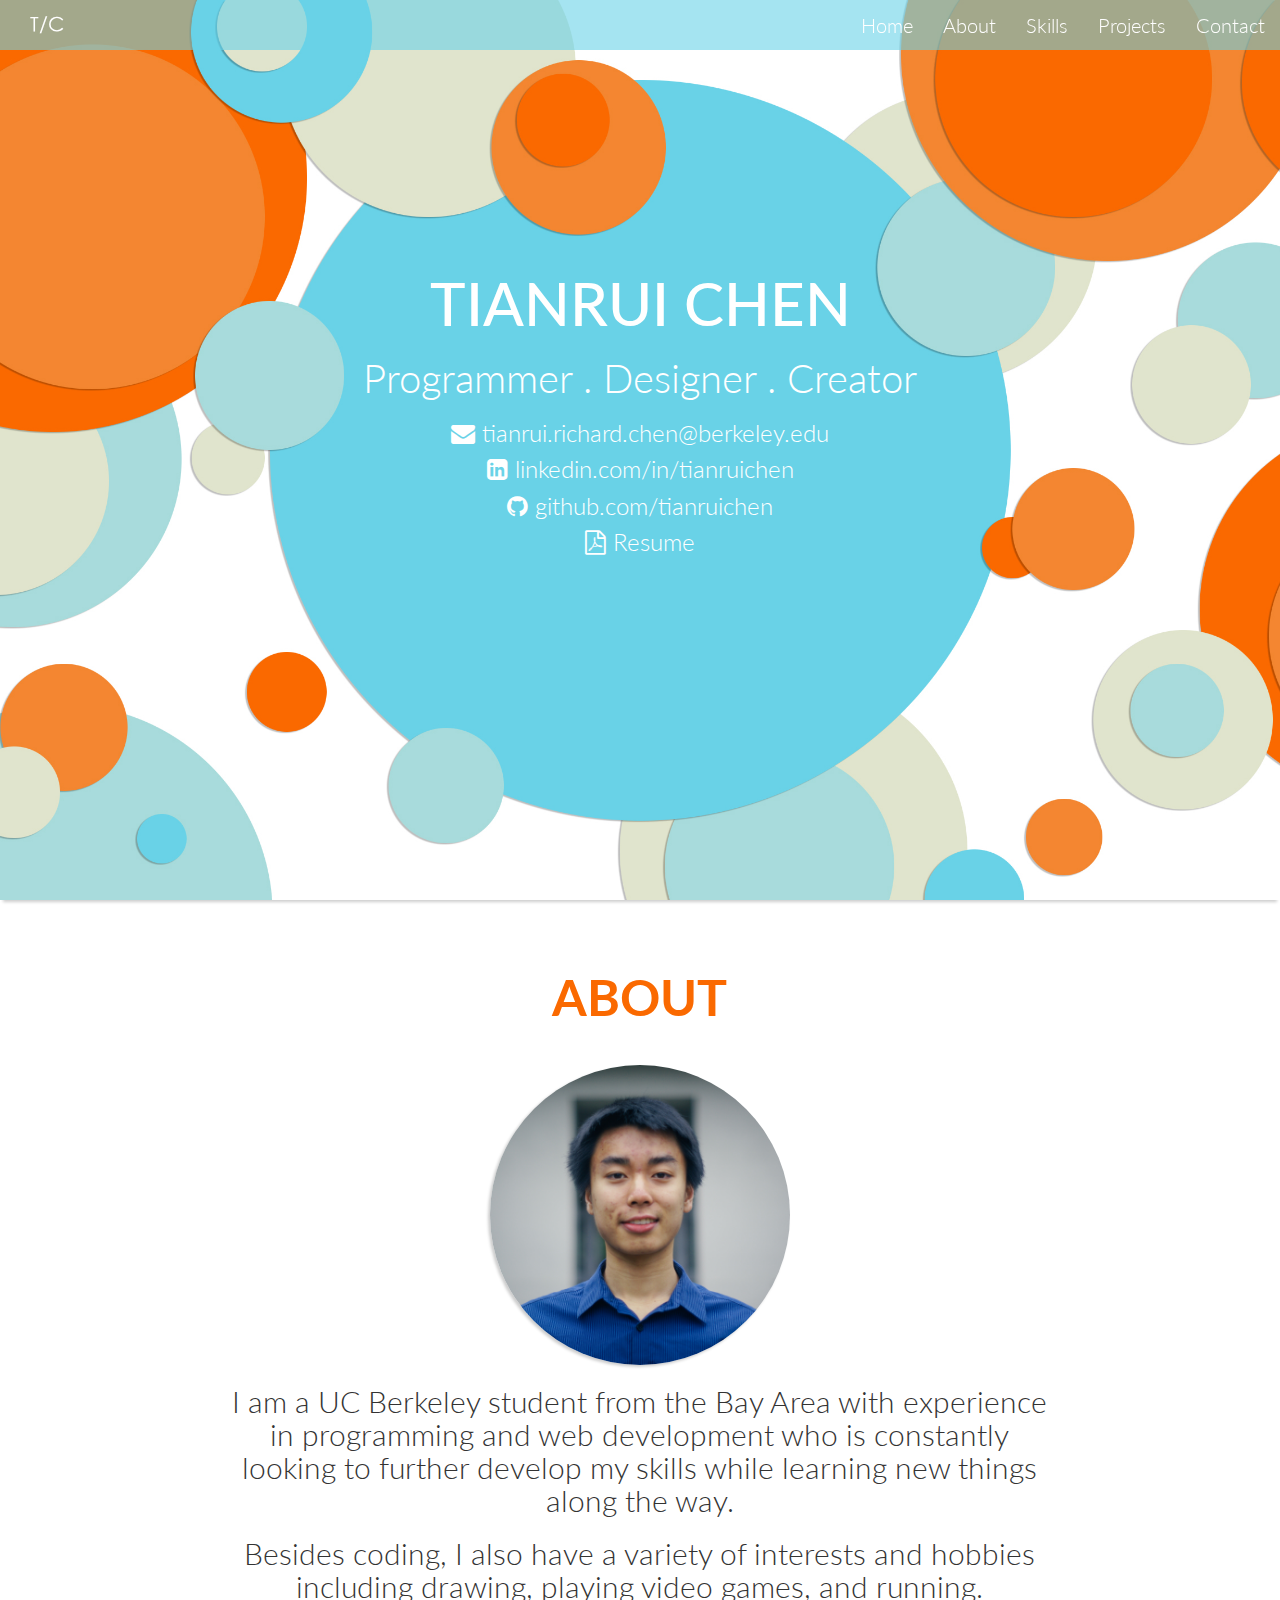
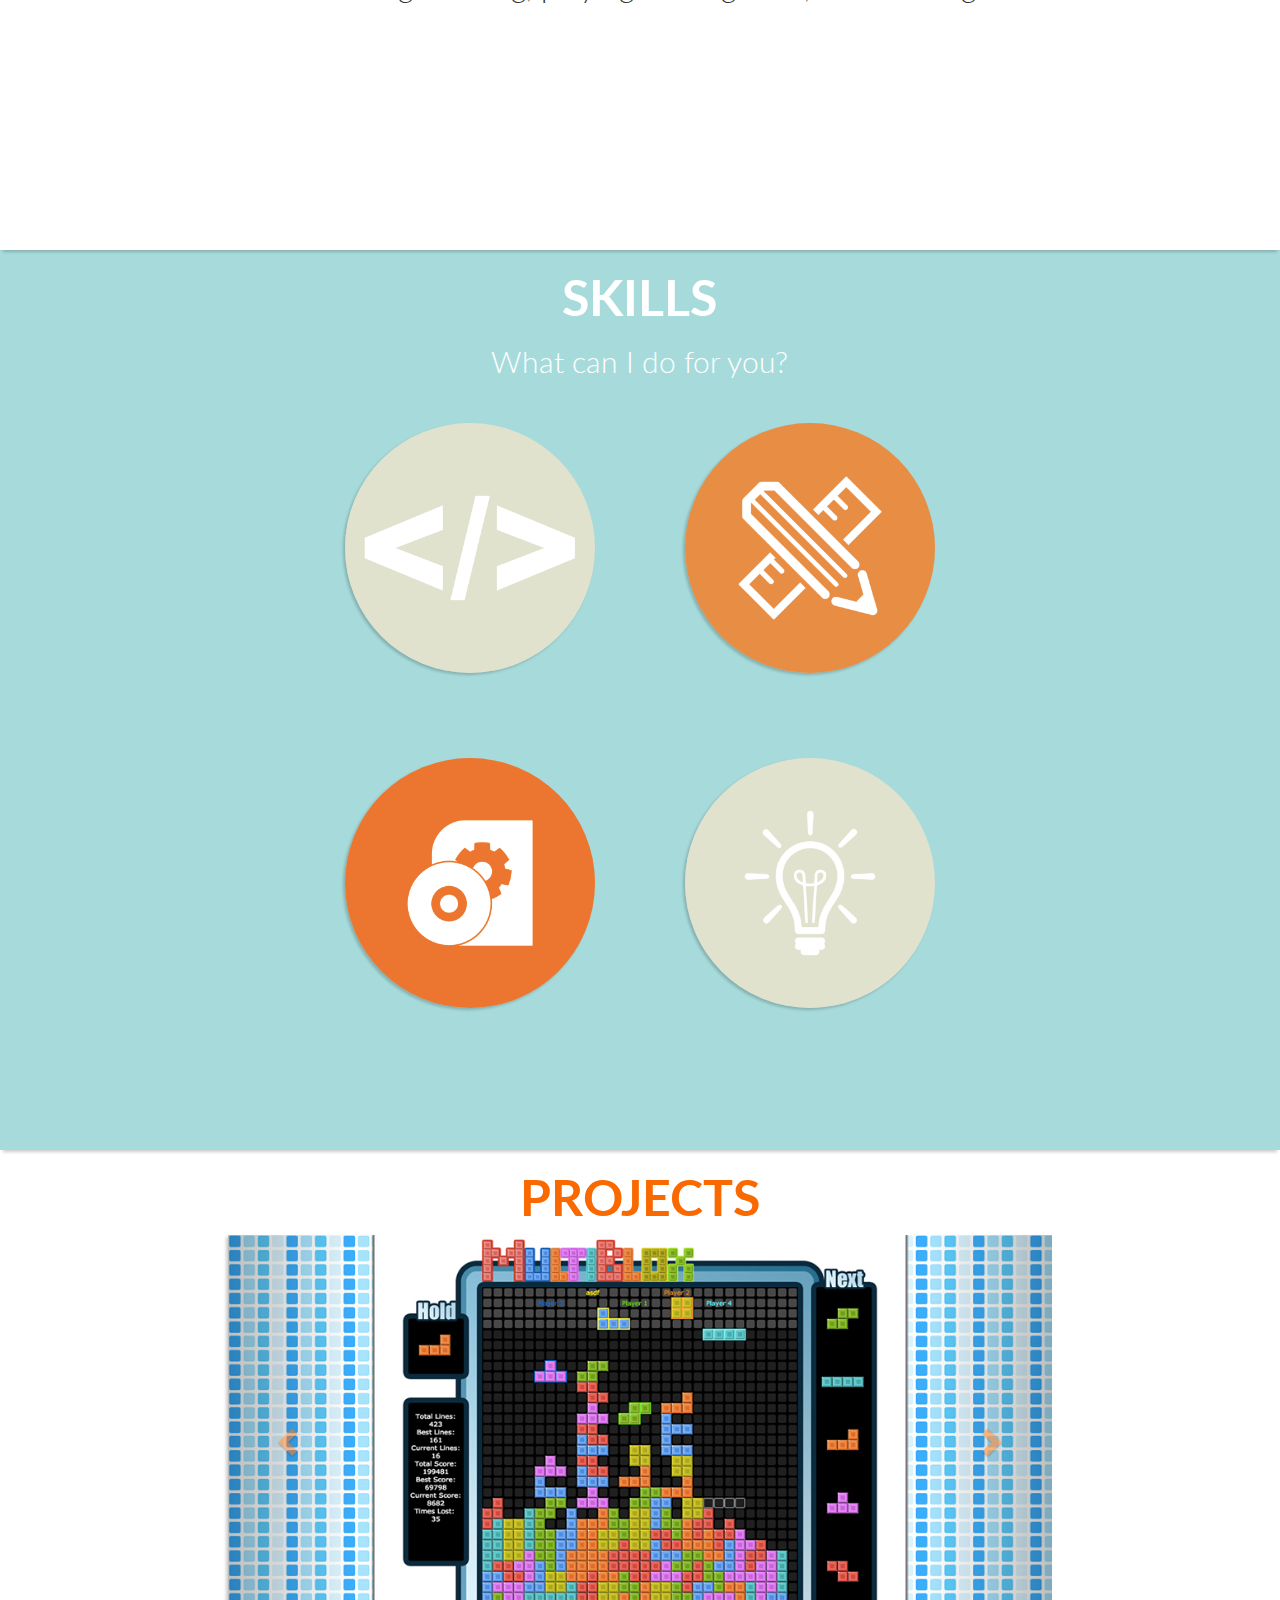
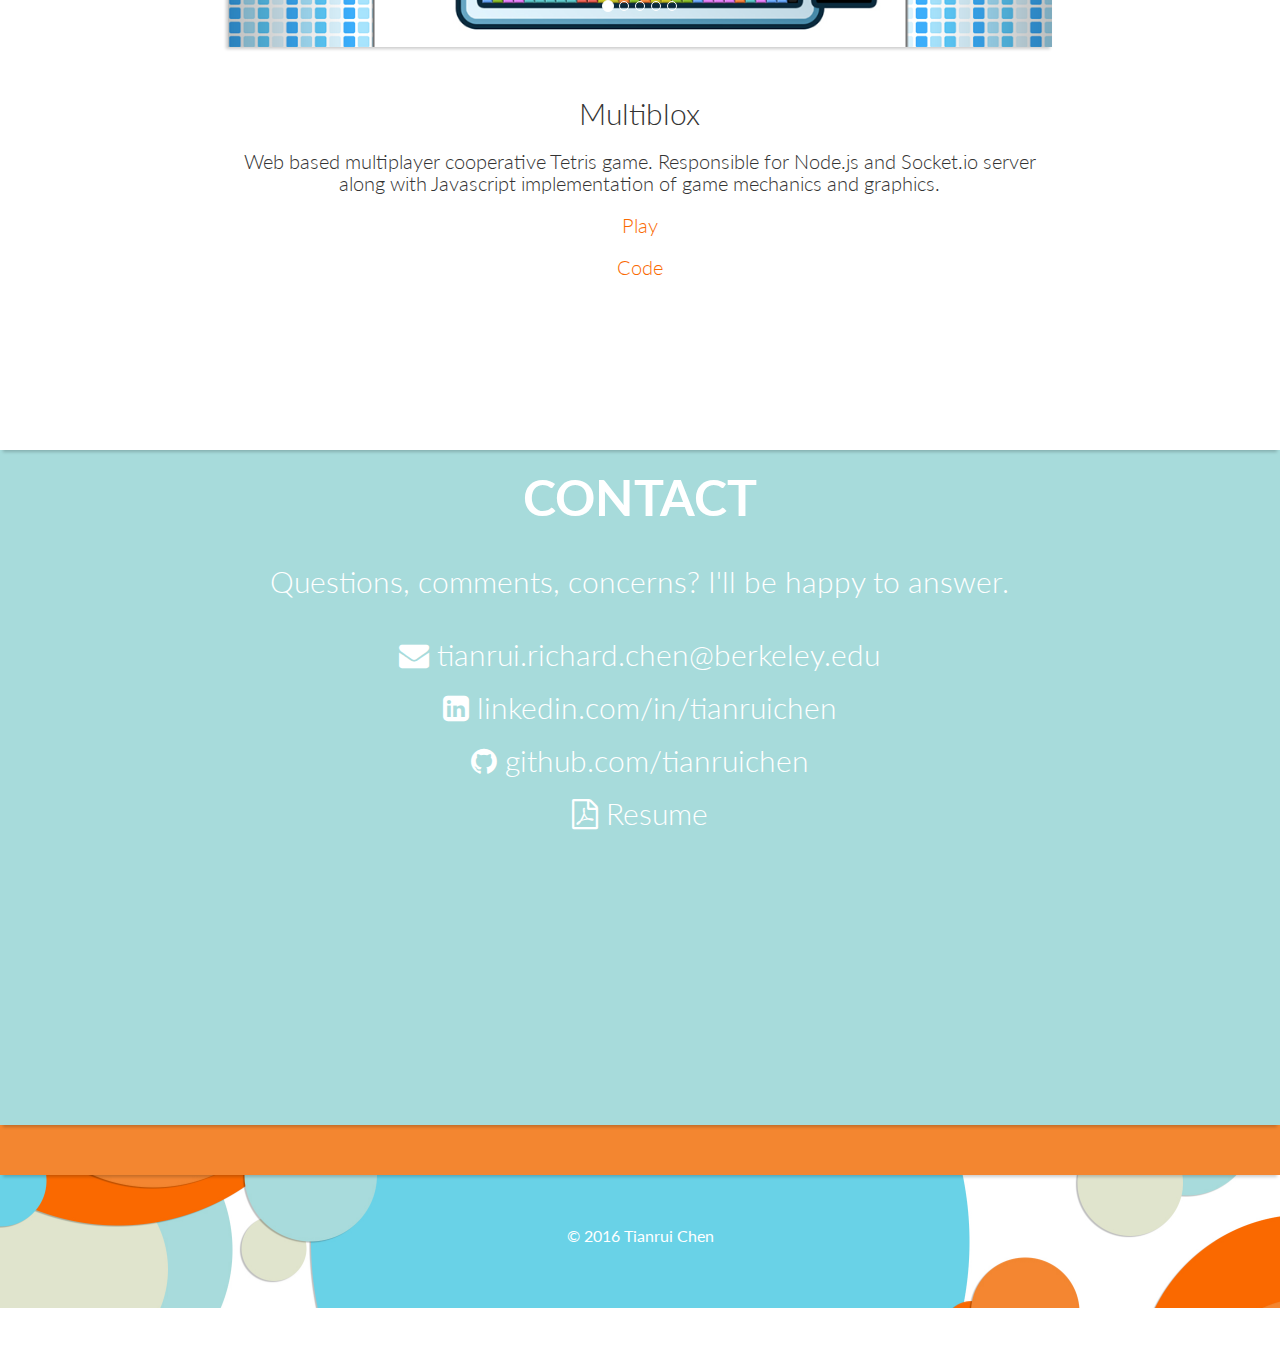
<file: index.html>
<!DOCTYPE html>
<html lang="en">
    <head>
        <meta charset="utf-8">
        <meta http-equiv="X-UA-Compatible" content="IE=edge">
        <meta name="viewport" content="initial-scale=1, minimum-scale=1, width=320" />
        <title>Tianrui Chen's Page</title>
        <link href="css/bootstrap.min.css" rel="stylesheet">
        <link href="css/custom.css" rel="stylesheet">
        <link href='https://fonts.googleapis.com/css?family=Roboto+Slab:400,700|Lato:300,400,700' rel='stylesheet' type='text/css'>
        <link rel="stylesheet" href="https://maxcdn.bootstrapcdn.com/font-awesome/4.4.0/css/font-awesome.min.css">
        
    </head>
    
    <body>
    
        <script src="https://ajax.googleapis.com/ajax/libs/jquery/1.11.3/jquery.min.js"></script>
        <!-- Include all compiled plugins (below), or include individual files as needed -->
        <script src="js/bootstrap.min.js"></script> 
        <a class="anchor" name="Home"></a>
        
<!--Navigation Bar Container-->          
        <nav class="navbar navbar-fixed-top" data-spy="affix"> 
            <div class= "navbar-inner">
            <div class="container-fluid navigation">
            <!-- Brand and toggle get grouped for better mobile display -->
                <div class="navbar-header">
                    <button type="button" class="navbar-toggle collapsed" data-toggle="collapse" data-target="#navbar-collapse" aria-expanded="false">
                        <span class="sr-only">Toggle navigation</span>
                        <span class="icon-bar"></span>
                        <span class="icon-bar"></span>
                        <span class="icon-bar"></span>
                    </button>
                    <a class="navbar-brand" href="#Home" style="font-family: Round">T/C</a>
                </div>

                <!-- Collect the nav links, forms, and other content for toggling -->
                <div class="collapse navbar-collapse" id="navbar-collapse">
                <!-- code for the right side of the navbar -->
                    <div class="nav-test">
                    <ul class="nav navbar-nav navbar-right">
                        <li><a href="#Home">Home</a></li>
                        <li><a href="#About">About</a></li>
                        <li><a href="#Skills">Skills</a></li>
                        <li><a href="#Projects">Projects</a></li>
                        <li><a href="#Contact">Contact</a></li>
                    </ul>
                    </div>
                </div><!-- /.navbar-collapse -->
            </div><!-- /.container-fluid -->
            </div>
        </nav>
        
<!--Header Container-->        
        <div class="header">
            <div class="center2">
            <div class="center">
                <div class="container-fluid">
                    <div class="row">
                        <div class="col-md-12">
                            <h1>TIANRUI CHEN</h1>
                            <h2>Programmer . Designer . Creator</h2>
                            <h5><a href="mailto:tianrui.richard.chen@berkeley.edu"><i class="fa fa-envelope"></i> tianrui.richard.chen@berkeley.edu</a></h5>
                            <h5><a href="https://www.linkedin.com/in/tianruichen" target="_blank"><i class="fa fa-linkedin-square"></i> linkedin.com/in/tianruichen</a></h5>
                            <h5><a href="https://github.com/tianruichen/" target="_blank"><i class="fa fa-github"></i> github.com/tianruichen</a></h5>
                            <h5><a href="tianruichenresume.pdf" target="_blank"><i class="fa fa-file-pdf-o"></i> Resume</a></h5>
                        </div>
                    </div>
                </div>
            </div>
            </div>
        </div>
        
        
<!--Body Container-->    
        <div class="body">
            <div class="container-fluid">
            
                        
<!--About-->
            
            <a class="anchor" name="About"></a>
            <div class="about">
                <div class="row ">
                    <div class="col-md-2"></div>
                    <div class="col-md-8">
                        <h1><b>ABOUT</b></h1>
                        <img src="img/me.jpg" alt="It'sa me, M---Richard" class="img-circle img-responsive img-shrink center-block">
                        <h2>I am a UC Berkeley student from the Bay Area with experience in programming and web development who is constantly looking to further develop my skills while learning new things along the way.</h2>
                        <h2>Besides coding, I also have a variety of interests and hobbies including drawing, playing video games, and running. </h2>
                    </div>
                    <div class="col-md-2"></div>
                </div>
            </div>
            
            
<!--Experience-->
            <div class= "full-skills">
                <div class="row">
                    <a class="anchor" name="Skills"></a>
                    <div class="col-md-2"></div>
                    <div class="col-md-8">
                        <h1><b>SKILLS</b></h1>
                         <h2 style="color: white">What can I do for you?</h2>
                            <table align="center">
                            <tr>
                                <td>
                                    <div class="skills">
                                        <div class="img-text1">
                                            <img src="img/code3.jpg" alt="code" class="img-responsive img-circle round-img">
                                            <div class="overlay">
                                                <h3>Coding Languages:</h3>
                                                <ul>
                                                    <li>Java</li>  
                                                    <li>Python</li>         
                                                    <li>C#</li>
                                                    <li>Javascript</li>
                                                    <li>Swift</li>
                                                    <li>HTML/CSS</li>
                                                </ul>
                                            </div>
                                        </div> 
                                    </div>
                                </td>
                                <td>
                                    <div class="skills">
                                        <div class="img-text3">
                                            <img src="img/design3.jpg" alt="design" class="img-responsive img-circle round-img">
                                            <div class="overlay">
                                                <h3>Design Skills:</h3>
                                                <ul>
                                                    <li>Traditional Drawing</li>           
                                                    <li>Digital Artwork</li>
                                                    <li>Art Knowledge</li>
                                                </ul>
                                            </div>
                                        </div> 
                                    </div>
                                </td> 
                            </tr>
                                
                            <tr>
                                <td>
                                    <div class="skills">
                                        <div class="img-text2">
                                            <img src="img/software3.jpg" alt="software" class="img-responsive img-circle round-img">
                                            <div class="overlay">
                                                <h3>Software Experience:</h3>
                                                <ul>
                                                    <li>Unity</li>           
                                                    <li>Android Studio</li>
                                                    <li>Photoshop</li>
                                                </ul>
                                            </div>
                                        </div>    
                                    </div>
                                </td>
                                <td>
                                    <div class="skills">
                                        <div class="img-text4">
                                            <img src="img/other3.jpg" alt="other" class="img-responsive img-circle round-img">
                                            <div class="overlay">
                                                <h3>Other Skills:</h3>
                                                <ul>
                                                    <li>Public Speaking</li>           
                                                    <li>Teamwork</li>
                                                    <li>Fast Learner</li>
                                                </ul>
                                            </div>
                                        </div> 
                                    </div>
                                </td> 
                            </tr>
                        </table>
                    </div>
                    <div class="col-md-2"></div>
                </div>
            </div>
            
<!--Projects-->
            <div class="projects">
            <div class="row">
                <a class="anchor" name="Projects"></a>
                <div class="col-md-2"></div>
                <div class="col-md-8">
                    <h1><b>PROJECTS</b></h1>
                        <div id="carousel-example-generic" class="carousel slide" data-ride="carousel" style="margin-bottom:50px">
                            <!-- Indicators -->
                            <ol class="carousel-indicators">
                                <li data-target="#carousel-example-generic" data-slide-to="0" class="active"></li>
                                <li data-target="#carousel-example-generic" data-slide-to="1"></li>
                                <li data-target="#carousel-example-generic" data-slide-to="2"></li>
                                <li data-target="#carousel-example-generic" data-slide-to="3"></li>
                                <li data-target="#carousel-example-generic" data-slide-to="4"></li>
                            </ol>

                            <!-- Wrapper for slides -->
                            <div class="carousel-inner" role="listbox">
                                <div class="item active">
                                    <img src="img/multiblox.jpg" alt="Multiblox">
                                </div>
                                <div class="item">
                                    <img src="img/notehub.jpg" alt="Notehub">
                                </div>
                                <div class="item">
                                    <img src="img/snakes.jpg" alt="Snakes">
                                </div>
                                <div class="item">
                                    <img src="img/journey.jpg" alt="Journey">
                                </div>
                                <div class="item">
                                    <img src="img/derailed.jpg" alt="Derailed!">
                                </div>
                            </div>

                            <!-- Controls -->
                            <a class="left carousel-control" href="#carousel-example-generic" role="button" data-slide="prev">
                                <span class="glyphicon glyphicon-chevron-left" aria-hidden="true"></span>
                                <span class="sr-only">Previous</span>
                            </a>
                            <a class="right carousel-control" href="#carousel-example-generic" role="button" data-slide="next">
                                <span class="glyphicon glyphicon-chevron-right" aria-hidden="true"></span>
                                <span class="sr-only">Next</span>
                            </a>
                        </div>
                    
                        <div class="carousel-text">
                            <div id="text1" style="display:block">
                                <h2>Multiblox</h2>
                                <h3>Web based multiplayer cooperative Tetris game. Responsible for Node.js and Socket.io server along with Javascript implementation of game mechanics and graphics.</h3>
                                <h3><a href="http://csua.berkeley.edu:3000" target="_blank">Play</a></h3>
                                <h3><a href="https://github.com/tianruichen/Multiblox" target="_blank">Code</a></h3>
                            </div>
                            <div id="text2" style="display:none">
                                <h2>Notehub</h2>
                                <h3>Android app platform for students to easily share and download notes from different classes. Responsible for Java implementation of camera integration and sending information to Parse database.</h3>
                                <h3><a href="https://play.google.com/store/apps/details?id=org.mobiledevelopersberkeley.notehub&hl=en" target="_blank">App Page</a></h3>
                            </div>
                            <div id="text3" style="display:none">
                                <h2>Multiplayer Snakes</h2>
                                <h3>Web based multiplayer snake game. Responsible for Node.js and Socket.io server
along with partial JavaScript implementation of client side interactions and the
actual game.</h3>
                                <h3><a href="http://snakes.starlakes.com/" target="_blank">Play</a></h3>
                                <h3><a href="https://github.com/tianruichen/SnakesonaPlane" target="_blank">Code</a></h3>
                            </div>
                            <div id="text4" style="display:none">
                                <h2>Journey</h2>
                                <h3>Road trip planning website that provides hotel and restaurant options along a given
start and end location based on how far one wishes to drive each day. Responsible
for Node.js backend, partial implementation of HERE API, and HTML/CSS.</h3>
                                <h3><a href="https://github.com/tianruichen/Journey" target="_blank">Code</a></h3>
                            </div>
                            <div id="text5" style="display:none">
                                <h2>Derailed!</h2>
                                <h3>Mobile game in which a player places track pieces onto an unfinished railroad to keep a moving train from derailing.</h3>
                                <h3><a href="https://play.google.com/store/apps/details?id=com.mindacceleration.derailed" target="_blank">Android App Page</a></h3>
                            </div>
                        </div>
                    
                    </div>
                <div class="col-md-2"></div>
            </div>
            </div>
                
<!--Contact-->
            <div class="contacts">
            <div class="row">
                <a class="anchor" name="Contact"></a>
                <div class="col-md-2"></div>
                <div class="col-md-8">
                    <h1><b>CONTACT</b></h1>
                    <h2>Questions, comments, concerns? I'll be happy to answer.</h2>
                    <div class="add-margin"></div>
                    <h2><a href="mailto:tianrui.richard.chen@berkeley.edu"><i class="fa fa-envelope"></i> tianrui.richard.chen@berkeley.edu</a></h2>
                    <h2><a href="https://www.linkedin.com/in/tianruichen" target="_blank"><i class="fa fa-linkedin-square"></i> linkedin.com/in/tianruichen</a></h2>
                    <h2><a href="https://github.com/tianruichen/" target="_blank"><i class="fa fa-github"></i> github.com/tianruichen</a></h2>
                    <h2><a href="tianruichenresume.pdf" target="_blank"><i class="fa fa-file-pdf-o"></i> Resume</a></h2>
                </div>
                <div class="col-md-2"></div>
            </div>
            </div>
        </div> 
            
<!--Scripts-->        
        <script>
            var count = 1,
                pastCount,
                maxCount = 5;
            
            $('.carousel').carousel({
                interval: false
            });
            
            $('#carousel-example-generic').on('slide.bs.carousel', function (data) {
                if (data.direction === "left"){
                    pastCount = count;
                    count++;
                    if (count > maxCount){
                        count = 1;
                    }
                }
                else{
                    pastCount = count;
                    count--;
                    if (count < 1){
                        count = maxCount;
                    }
                }
                
                $('#text' + pastCount).hide();
                $('#text' + count).fadeIn();
            });
        </script>
        <script type="text/javascript">
            $( document ).ready(function() {
                $('a[href*=#]:not([href=#carousel-example-generic])').click(function() {
                    var target = $(this.hash);
                    target = target.length ? target : $('[name=' + this.hash.slice(1) +']');
                    if (target.length) {
                        $('html,body').animate({
                            scrollTop: target.offset().top
                        }, 500);
                        return false;
                    }
                });
            });
        </script>
        <script>
            $( document ).ready(function() {
                $('.img-text1').each(function(){
                    $(this).hover(function(){
                        $(".img-text1 .round-img").animate({opacity: 0.05}, 50, 'swing');
                        $(".img-text1 .overlay").fadeIn();
                    },function(){
                        $(".img-text1 .round-img").animate({opacity: 1}, 50, 'swing');
                        $(".img-text1 .overlay").hide();
                    });
                });
            });
            
            $( document ).ready(function() {
                $('.img-text2').each(function(){
                    $(this).hover(function(){
                        $(".img-text2 .round-img").animate({opacity: 0.05}, 50, 'swing');
                        $(".img-text2 .overlay").fadeIn();
                    },function(){
                        $(".img-text2 .round-img").animate({opacity: 1}, 50, 'swing');
                        $(".img-text2 .overlay").hide();
                    });
                });
            });
            
            $( document ).ready(function() {
                $('.img-text3').each(function(){
                    $(this).hover(function(){
                        $(".img-text3 .round-img").animate({opacity: 0.05}, 50, 'swing');
                        $(".img-text3 .overlay").fadeIn();
                    },function(){
                        $(".img-text3 .round-img").animate({opacity: 1}, 50, 'swing');
                        $(".img-text3 .overlay").hide();
                    });
                });
            });
            
            $( document ).ready(function() {
                $('.img-text4').each(function(){
                    $(this).hover(function(){
                        $(".img-text4 .round-img").animate({opacity: 0.05}, 25, 'swing');
                        $(".img-text4 .overlay").show();
                    },function(){
                        $(".img-text4 .round-img").animate({opacity: 1}, 25, 'swing');
                        $(".img-text4 .overlay").hide();
                    });
                });
            });
            
            $(document).ready(function () {
                $("li a").click(function(event) {
                // Removes focus of the anchor link.
                    $(this).blur();
                });
            });
            $('.navbar').affix({
                offset: {
                top: function() { return $('.header').height() - 20; }
                }
            });
        </script>
    </body>
    <footer>
        <div class="footer1"></div>
        <div class="footer2">
            <p>© 2016 Tianrui Chen</p>
        </div>
    </footer>
</html>
</file>
<file: css/custom.css>
@font-face {
    font-family: 'Round';
    src: url("../fonts/Round.ttf");
}

/*html, body. div{
    margin: 0 !important;
    padding: 0 !important;
    width: 100%;
}*/

body h1, a, footer{
    font-family: 'Lato', sans-serif;
    font-weight: 700px;
}

body h2, h3, h5, li{
    font-family: 'Lato', sans-serif;
    font-weight: 300;
}

body .navbar-fixed-top{
    width: 100%;
}

body{
    background: white;
}

/*NAVIGATION STUFF- -   -   -   -   -   -   -   -   -   -   -   -   -   -   -   -*/
.navbar .navigation {
    background: rgba(105, 210, 231, 0.6);
}

.navbar .brand, .navbar .nav > li > a:hover {
    background: rgba(224, 228, 204, 0.6);
}

.navbar .brand, .navbar .nav > li > a:active {
    background: rgba(105, 210, 231, 0.6);
}

.iconbar{
    color: white;
}

.navigation a{
    color: white;
    font-size: 20px;
}

.affix .navigation{
    background: white;
}

.affix a{
    color: rgba(105, 210, 231, 1);
}

.affix .navigation .nav > li > a:hover {
    background: rgba(243, 134, 48, 1);
    color: white;
}

.affix .navigation .nav > li > a:active {
    background: rgba(105, 210, 231, 1);
}

a.anchor {
    display: block; 
    padding-top: 40px;
    margin-top: -40px;
}


/*HEADER STUFF -    -   -   -   -   -   -   -   -   -   -   -   -   -   -*/
.header{ 
    /*rgba(243, 134, 48, 0.4)*/
    background: url(../img/dots2.jpg) no-repeat center center; 
    /*background-color: darkgrey;*/
    -webkit-background-size: cover;
    -moz-background-size: cover;
    -o-background-size: cover;
    background-size: cover;
    padding-top: 20px;
    min-height: 100vh;
    margin-bottom: 50px;
    width: 100%;
    box-shadow: 0px 5px 3px -3px rgba(0,0,0, 0.2); 
    -moz-box-shadow: 0px 5px 3px -3px rgba(0,0,0, 0.2); 
    -webkit-box-shadow: 0px 5px 3px -3px rgba(0,0,0, 0.2); 
    -khtml-box-shadow: 0px 5px 3px -3px rgba(0,0,0, 0.2);
    position: relative;
    z-index: 5;
}

.header .center2{
    width: 100%;
    margin-top: 80px;
    padding-top: 150px;
    padding-bottom: 50px;
}

.header .center .container-fluid .row{
    width: 100%;
    margin: 0;
    padding: 0;
}

.center{
    text-align: center;
    color: white;
    
}
.center h2{
    margin-bottom: 10px;
}
.header h1{
    font-size: 60px;
    
    
}
.header h2{
    font-size: 40px;
    margin-bottom: 20px;
}
.header h5{
    font-size: 24px;
}

.header h5 a{
    color: white;
}

/*Body Stuff -  -   -   -   -   -   -   -   -   -   -   -   -   -   -*/
.body{
    text-align: center;
}
.body .container-fluid{
    padding: 0;
}
.body .container-fluid .row{
    width: 100%;
    margin: 0;
}
.body h1{
    font-size: 50px;
}
.body h2{
    font-size: 30px;
}
.body h3{
    font-size: 20px;
}

.about, .full-skills, .projects, .contacts{
    min-height: 100vh;    
}

.contacts{
    min-height: 75vh;
}



.body >.container-fluid .about{
    background: white;
    box-shadow: 0px 5px 3px -3px rgba(0,0,0, 0.2); 
    -moz-box-shadow: 0px 5px 3px -3px rgba(0,0,0, 0.2); 
    -webkit-box-shadow: 0px 5px 3px -3px rgba(0,0,0, 0.2); 
    -khtml-box-shadow: 0px 5px 3px -3px rgba(0,0,0, 0.2);
    position: relative;
    z-index: 4;
}
.body >.container-fluid .about h1{
    color: rgba(250, 105, 0, 1);
    margin-bottom: 40px;
}
.body>.container-fluid .about .img-shrink{
    width: 300px;
    height: 300px;
    object-fit: cover;
    box-shadow: -2px 2px 3px rgba(0,0,0, 0.2); 
    -moz-box-shadow: -2px 2px 3px rgba(0,0,0, 0.2); 
    -webkit-box-shadow: -2px 2px 3px rgba(0,0,0, 0.2); 
    -khtml-box-shadow: -2px 2px 3px rgba(0,0,0, 0.2);
}


.body >.container-fluid .full-skills{
    background: rgba(167, 219, 219, 1.0);
    box-shadow: 0px 5px 3px -3px rgba(0,0,0, 0.2); 
    -moz-box-shadow: 0px 5px 3px -3px rgba(0,0,0, 0.2); 
    -webkit-box-shadow: 0px 5px 3px -3px rgba(0,0,0, 0.2); 
    -khtml-box-shadow: 0px 5px 3px -3px rgba(0,0,0, 0.2);
    position: relative;
    z-index: 3;
}
.body >.container-fluid .full-skills h1{
    color: white; 
}
.body >.container-fluid .skills h3, li{
    color: white; 
}


.body >.container-fluid .projects{
    background: white;
    box-shadow: 0px 5px 3px -3px rgba(0,0,0, 0.2); 
    -moz-box-shadow: 0px 5px 3px -3px rgba(0,0,0, 0.2); 
    -webkit-box-shadow: 0px 5px 3px -3px rgba(0,0,0, 0.2); 
    -khtml-box-shadow: 0px 5px 3px -3px rgba(0,0,0, 0.2);
    position: relative;
    z-index: 2;
}
.body >.container-fluid .projects h1{
    color: rgba(250, 105, 0, 1); 
}

.body>.container-fluid .projects a{
    color: rgba(250, 105, 0, 1);
}



.body >.container-fluid .contacts{
    background: rgba(167, 219, 219, 1.0);
    box-shadow: 0px 5px 3px -3px rgba(0,0,0, 0.2); 
    -moz-box-shadow: 0px 5px 3px -3px rgba(0,0,0, 0.2); 
    -webkit-box-shadow: 0px 5px 3px -3px rgba(0,0,0, 0.2); 
    -khtml-box-shadow: 0px 5px 3px -3px rgba(0,0,0, 0.2);
    position: relative;
    z-index: 1;
}
.body >.container-fluid .contacts h1{
    color: white; 
    margin-bottom: 40px;
}
.add-margin{
    margin-bottom: 40px;
}

.body .contacts a{
    color: white;
}

.body >.container-fluid .contacts h2{
    color: white; 
}

/*SKILLS SECTION STUFF -    -   -   -   -   -   -   -   -   -   -   -   -   -   -*/
.full-skills table{
    border-spacing: 0;
    
}

.img-responsive{
    box-shadow: -2px 2px 3px rgba(0,0,0, 0.2); 
    -moz-box-shadow: -2px 2px 3px rgba(0,0,0, 0.2); 
    -webkit-box-shadow: -2px 2px 3px rgba(0,0,0, 0.2); 
    -khtml-box-shadow: -2px 2px 3px rgba(0,0,0, 0.2);
}
.round-img{
    display: block;
    width: 250px;
    margin: 35px;
    padding: 0;

}
.overlay {
    display: none;
    position: absolute;
    top:0;
    left:0;
    padding: 50px;
    padding-top: 40px;
    width:100%;
    height:100%;   
}
.overlay h3{
    font-size: 25px;
}
.overlay li{
    font-size: 20px;
}
.img-text1, .img-text2,.img-text3,.img-text4 {
    display: inline-block;
    position: relative; 
    text-align: justify;
    margin-left: 10px;
    margin-right: 10px;
    margin-bottom: 10px;
}


/*THIS IS JUST HERE TO MAKE THE CAROUSEL WORK-  -   -   -   -   -   -   -   -   -   -*/
#carousel-example-generic{  
    box-shadow: -2px 2px 3px rgba(0,0,0, 0.2); 
    -moz-box-shadow: -2px 2px 3px rgba(0,0,0, 0.2); 
    -webkit-box-shadow: -2px 2px 3px rgba(0,0,0, 0.2); 
    -khtml-box-shadow: -2px 2px 3px rgba(0,0,0, 0.2);
}


/*FOOTER STUFF -    -   -   -   -   -   -   -   -   -   -   -   -   -   -   -   -   -*/
.footer1{
    background: rgba(243, 134, 48, 1);
    text-align: center;
    width: 100%;
    padding: 25px;
    box-shadow: 0px 5px 3px -3px rgba(0,0,0, 0.2); 
    -moz-box-shadow: 0px 5px 3px -3px rgba(0,0,0, 0.2); 
    -webkit-box-shadow: 0px 5px 3px -3px rgba(0,0,0, 0.2); 
    -khtml-box-shadow: 0px 5px 3px -3px rgba(0,0,0, 0.2);
    position: relative;
    z-index: 0;
}
.footer2{
    background: linear-gradient(167deg, rgba(105, 210, 231, 0.0), rgba(105, 210, 231, 0.0)), url(../img/dots2.jpg) no-repeat center center;
    -webkit-background-size: cover;
    -moz-background-size: cover;
    -o-background-size: cover;
    background-size: cover;
    text-align: center;
    width: 100%;
    padding: 50px;
}
footer p{
    color: white;
    font-size: 16px;
}


/*DAT TROLL BLINKING CURSOR   - -   -   -   -   -   -   -   -   -   -   -   -   -*/
.blinking-cursor {
    font-family: "Lato";
    font-weight: 100;
    font-size: 35px;
    color: aqua;
    -webkit-animation: 1s blink step-end infinite;
    -moz-animation: 1s blink step-end infinite;
    -ms-animation: 1s blink step-end infinite;
    -o-animation: 1s blink step-end infinite;
    animation: 1s blink step-end infinite;
}
@keyframes "blink" {
  from, to {
    color: transparent;
  }
  50% {
    color: white;
  }
}
@-moz-keyframes blink {
  from, to {
    color: transparent;
  }
  50% {
    color: white;
  }
}
@-webkit-keyframes "blink" {
  from, to {
    color: transparent;
  }
  50% {
    color: white;
  }
}
@-ms-keyframes "blink" {
  from, to {
    color: transparent;
  }
  50% {
    color: white;
  }
}
@-o-keyframes "blink" {
  from, to {
    color: transparent;
  }
  50% {
    color: white;
  }
}

@media only screen and (max-device-width : 1024px){
    .header .center2{
        padding-top: 40%;
    }
    .header h1{
        font-size: 80px;
    }
    .header h2{
        font-size: 40px;
    }
    .header h5{
        font-size: 30px;
    }
    .body h1{
        font-size: 60px;
        margin-bottom: 60px;
    }
    .body h2{
        font-size: 40px;
    }
    .body h3{
        font-size: 30px;
    } 
    .round-img{
        display: block;
        width: 250px;
        margin: 0;
        margin-bottom: 100px;
        padding: 0;
    }
    .overlay {
        display: none;
        position: absolute;
        top:0;
        left:0;
        padding: 0px;
        width:100%;
        height:100%;   
    }
    .overlay h3{
        font-size: 40px;
    }
    .overlay li{
        font-size: 32px;
    }
}

@media only screen and (max-device-width : 1024px) and (orientation : landscape) {
    .header .center2{
        padding-top: 110px;
    }
    .header h1{
        font-size: 60px;
    }
    .header h2{
        font-size: 30px;
    }
    .header h5{
        font-size: 20px;
    }
    .body h1{
        font-size: 50px;
        margin-bottom: 30px;
    }
    .body h2{
        font-size: 30px;
    }
    .body h3{
        font-size: 24px;
    } 
    .round-img{
        display: block;
        width: 250px;
        margin-bottom: 20px;
        padding: 0;
    }
    .overlay {
        display: none;
        position: absolute;
        top:0;
        left:0;
        padding: 0px;
        width:100%;
        height:100%;   
    }
    .overlay h3{
        font-size: 32px;
    }
    .overlay li{
        font-size: 24px;
    }
}

/* Small Devices, Tablets */
@media only screen and (max-width : 768px) {
    .header .center2{
        padding-top: 200px;
    }
    .round-img{
        display: block;
        width: 250px;
        margin-bottom: 80px;
        
    }
    .img-responsive{
        box-shadow: -2px 2px 3px rgba(0,0,0, 0.2); 
        -moz-box-shadow: -2px 2px 3px rgba(0,0,0, 0.2); 
        -webkit-box-shadow: -2px 2px 3px rgba(0,0,0, 0.2); 
        -khtml-box-shadow: -2px 2px 3px rgba(0,0,0, 0.2);
    }
}

@media only screen and (max-device-width : 768px) and (orientation : landscape) {
    .header .center2{
        padding-top: 0px;
    }
.header h1{
        font-size: 40px;
    }
    .header h2{
        font-size: 16px;
    }
    .header h5{
        font-size: 14px;
    }
    .body h1{
        font-size: 32px;
        margin-bottom: 30px;
    }
    .body h2{
        font-size: 20px;
    }
    .body h3{
        font-size: 18px;
    } 
    
    .round-img{
        display: block;
        width: 250px;
        margin-bottom: 0;
        
    }
    .overlay {
        display: none;
        position: absolute;
        top:0;
        left:0;
        padding: 0px;
        width:100%;
        height:100%;   
    }
    .overlay h3{
        font-size: 20px;
    }
    .overlay li{
        font-size: 16px;
    }
}

/* Extra Small Devices, Phones */ 
@media only screen and (max-width : 480px) {
    .header .center2{
        padding-top: 85px;
    }
    .header h1{
        font-size: 40px;
    }
    .header h2{
        font-size: 16px;
    }
    .header h5{
        font-size: 14px;
    }
    .body h1{
        font-size: 32px;
        margin-bottom: 30px;
    }
    .body h2{
        font-size: 20px;
    }
    .body h3{
        font-size: 18px;
    } 
    .round-img{
        display: block;
        width: 250px;
        margin-bottom: 20px;
    }
    .overlay {
        display: none;
        position: absolute;
        top:0;
        left:0;
        padding: 0px;
        width:100%;
        height:100%;   
    }
    .overlay h3{
        font-size: 20px;
    }
    .overlay li{
        font-size: 16px;
    }
}

@media only screen and (max-device-width : 480px) and (orientation : landscape) {
    .header .center2{
        padding-top: 0px;
    }
    .header h1{
        font-size: 30px;
    }
    .header h2{
        font-size: 14px;
        margin-top: 0px;
    }
    .header h5{
        font-size: 12px;
    }
    .round-img{
        margin-bottom: 0;
    }
}
@media only screen and (max-width : 320px){
    .header .center2{
        padding-top: 30px;
    }
    .header h1{
        font-size: 40px;
    }
    .header h2{
        font-size: 18px;
        margin-top: 0px;
    }
    .header h5{
        font-size: 14px;
    }
    .body h1{
        font-size: 32px;
        margin-bottom: 30px;
    }
    .body h2{
        font-size: 20px;
    }
    .body h3{
        font-size: 18px;
    } 
    .round-img{
        display: block;
        width: 250px;
        margin: 0;
        margin-bottom: 20px;
    }
    .overlay {
        display: none;
        position: absolute;
        top:0;
        left:0;
        padding: 0px;
        width:100%;
        height:100%;   
    }
    .overlay h3{
        font-size: 18px;
    }
    .overlay li{
        font-size: 12px;
    }  
}

body .navbar .navbar-toggle .icon-bar {
    display: block;
    width: 22px;
    height: 2px;
    border-radius: 1px;
    background-color: white;
}

.affix .navbar-header> .navbar-toggle .icon-bar{
    background-color: rgba(105, 210, 231, 1);
}
</file>
